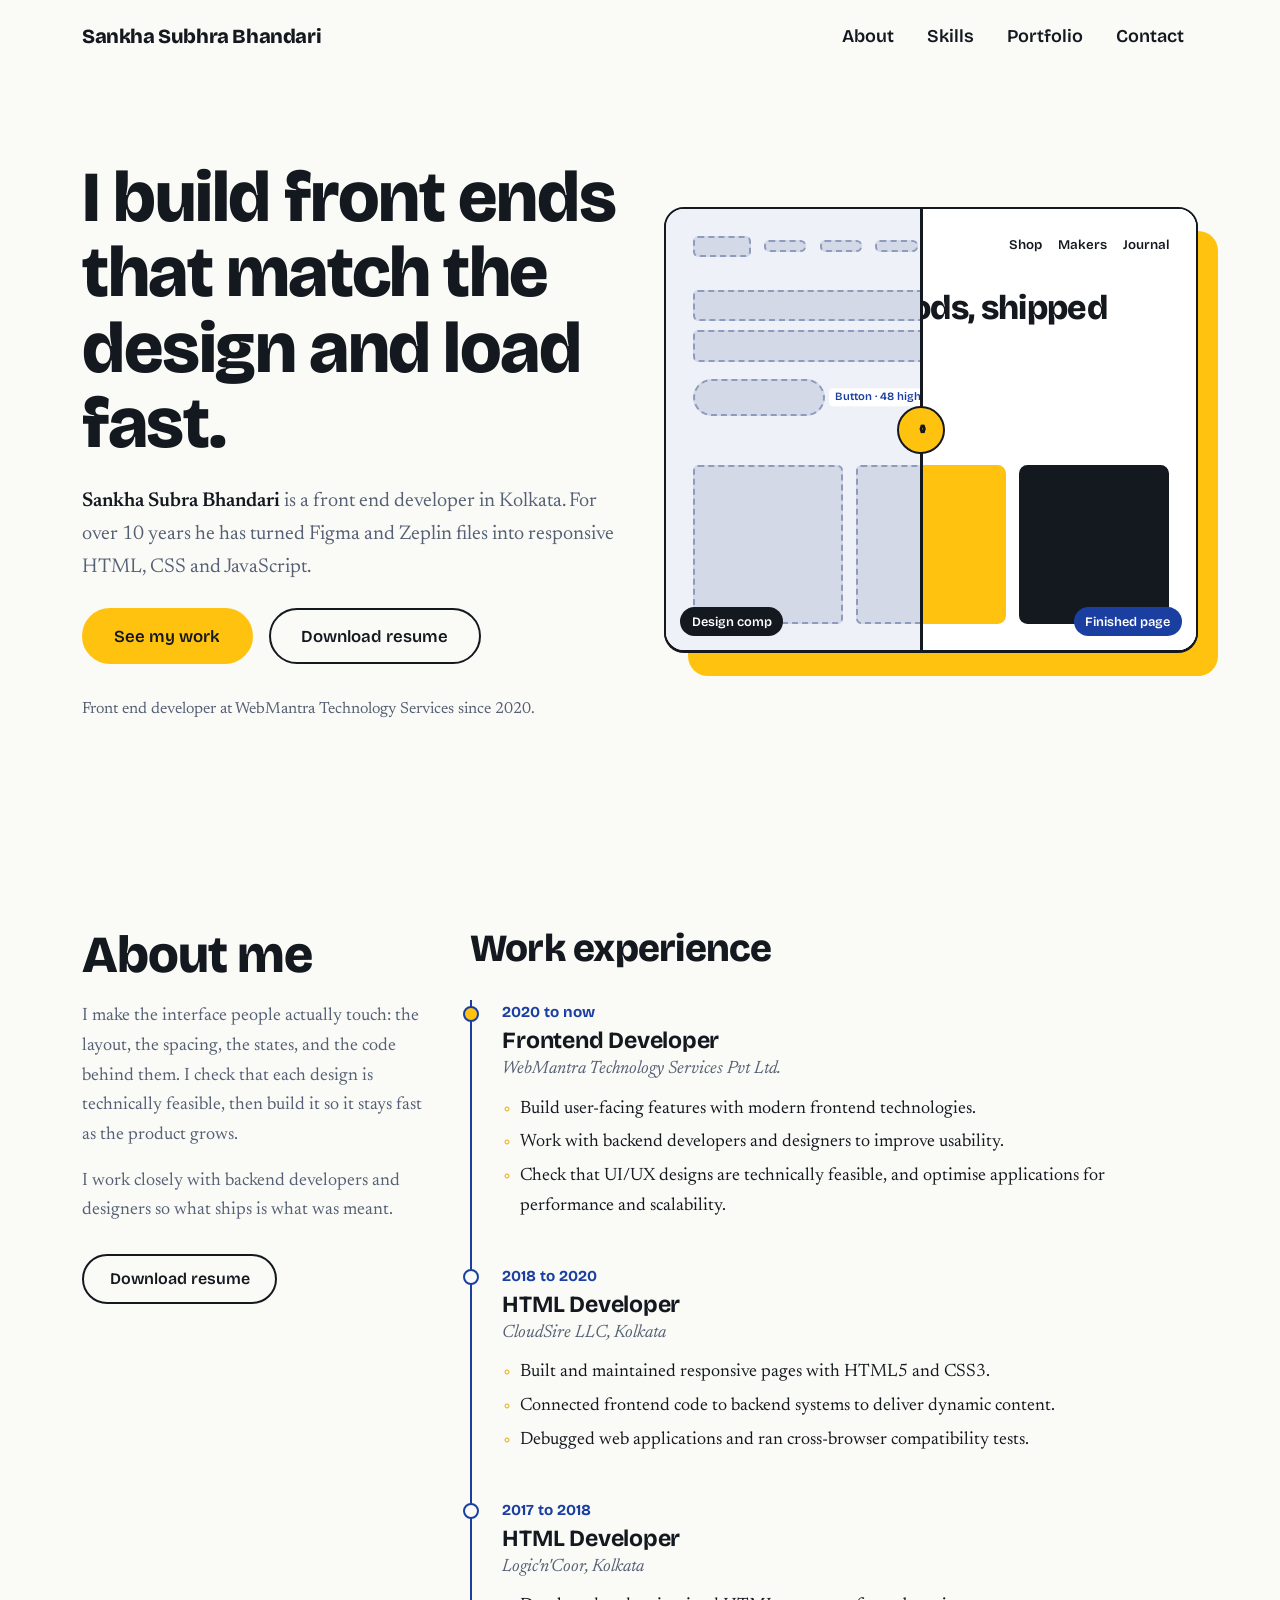
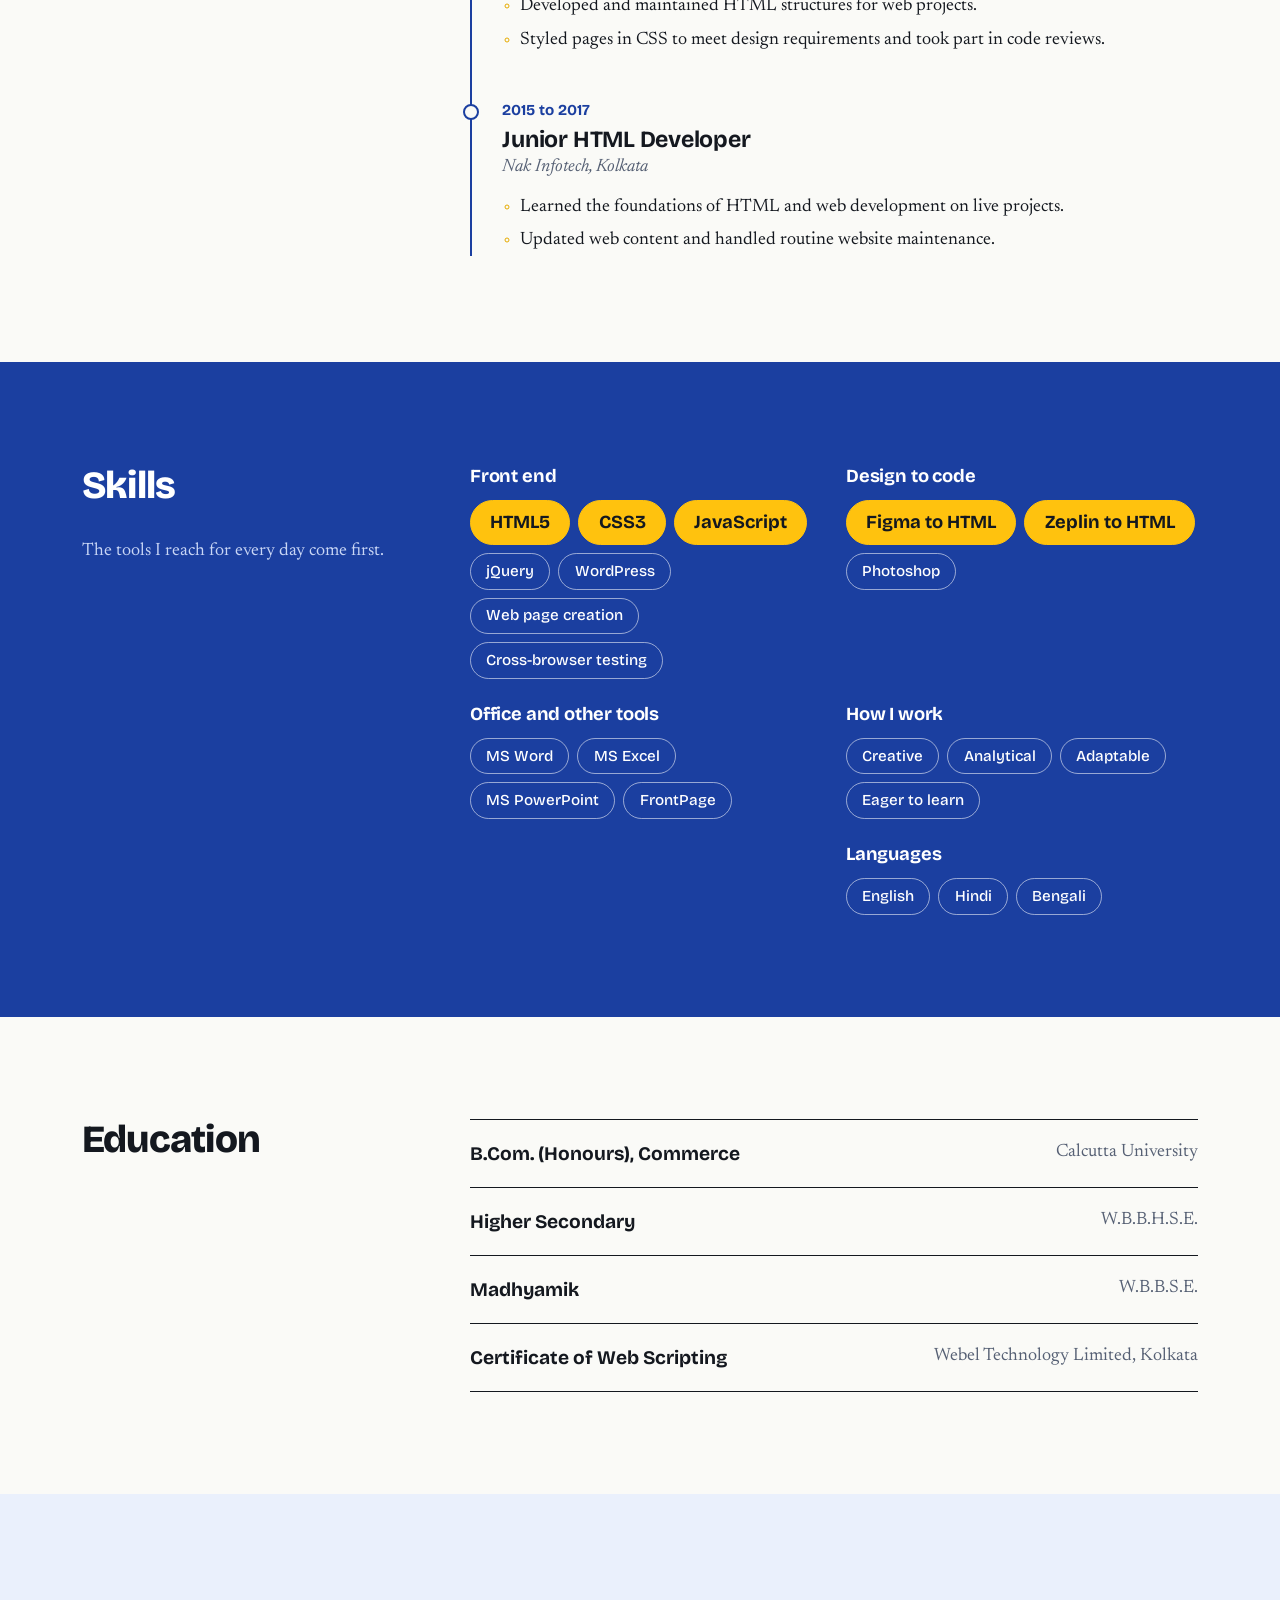
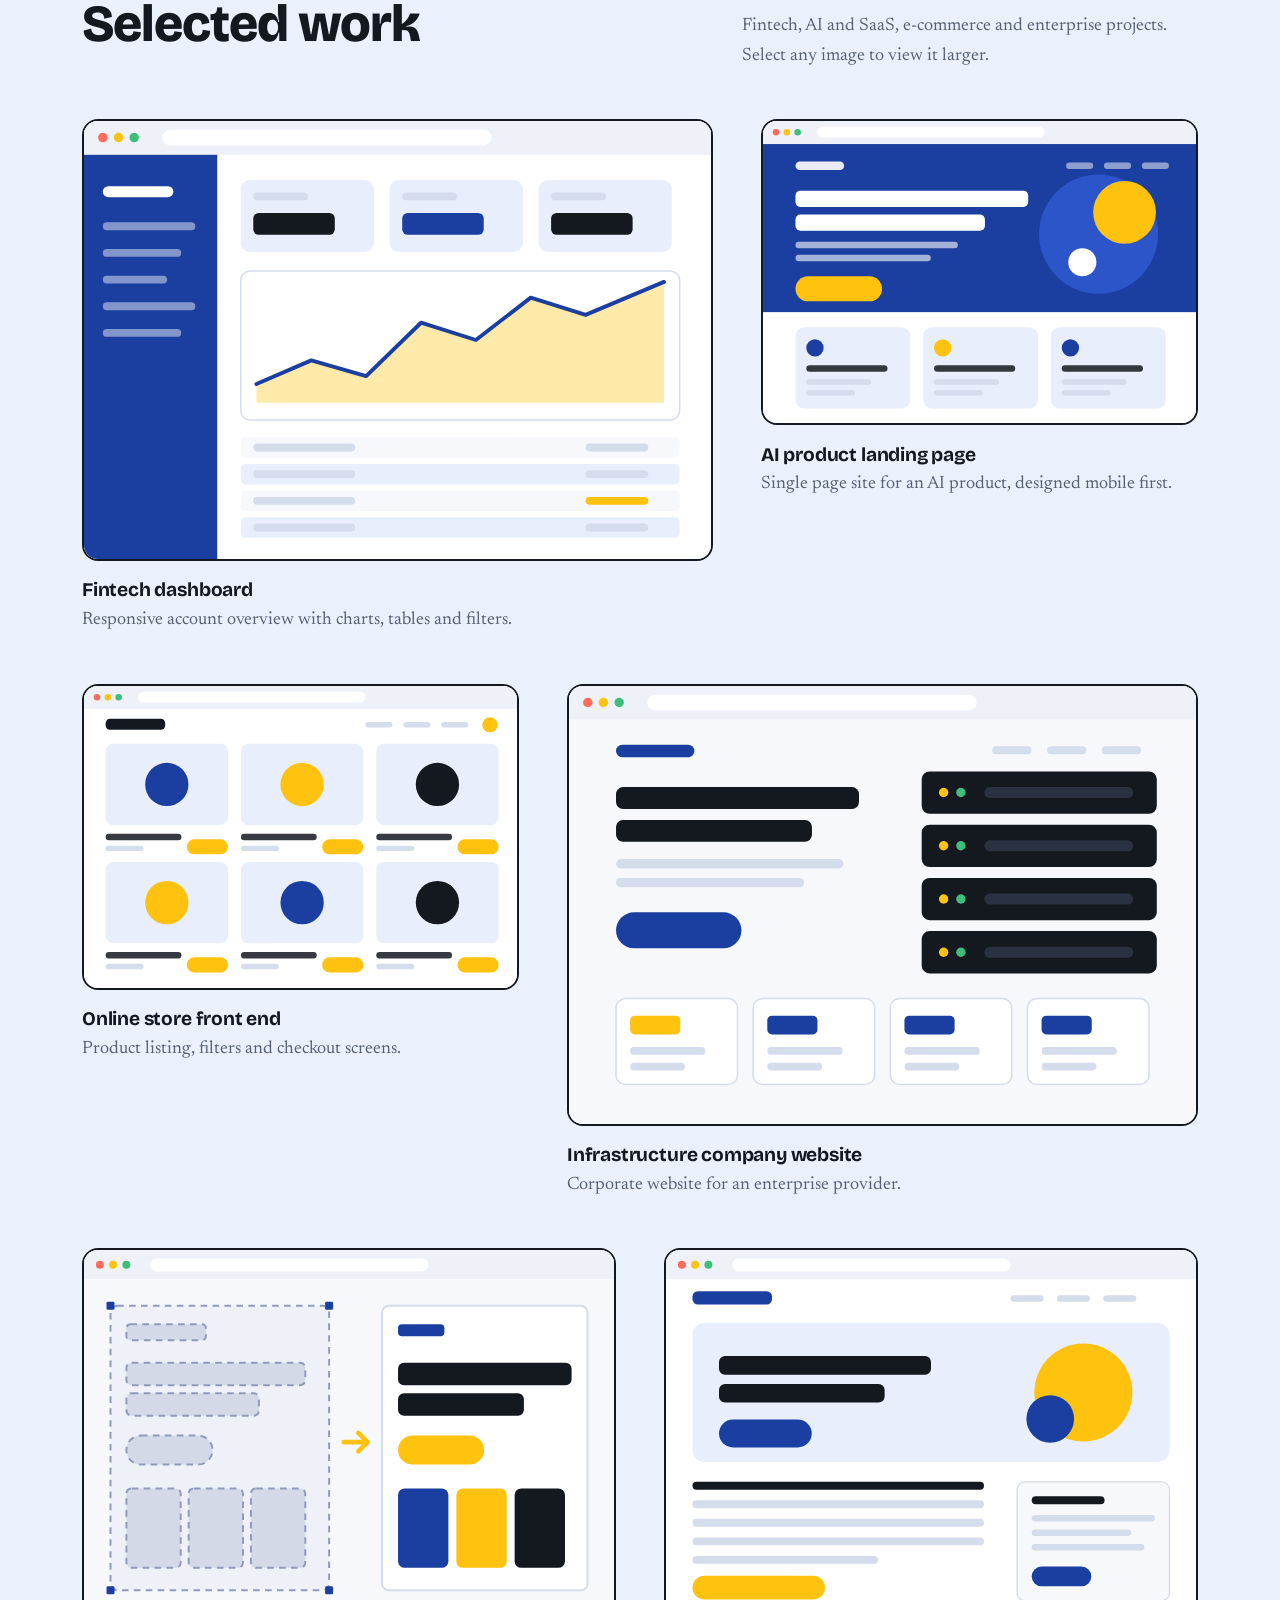
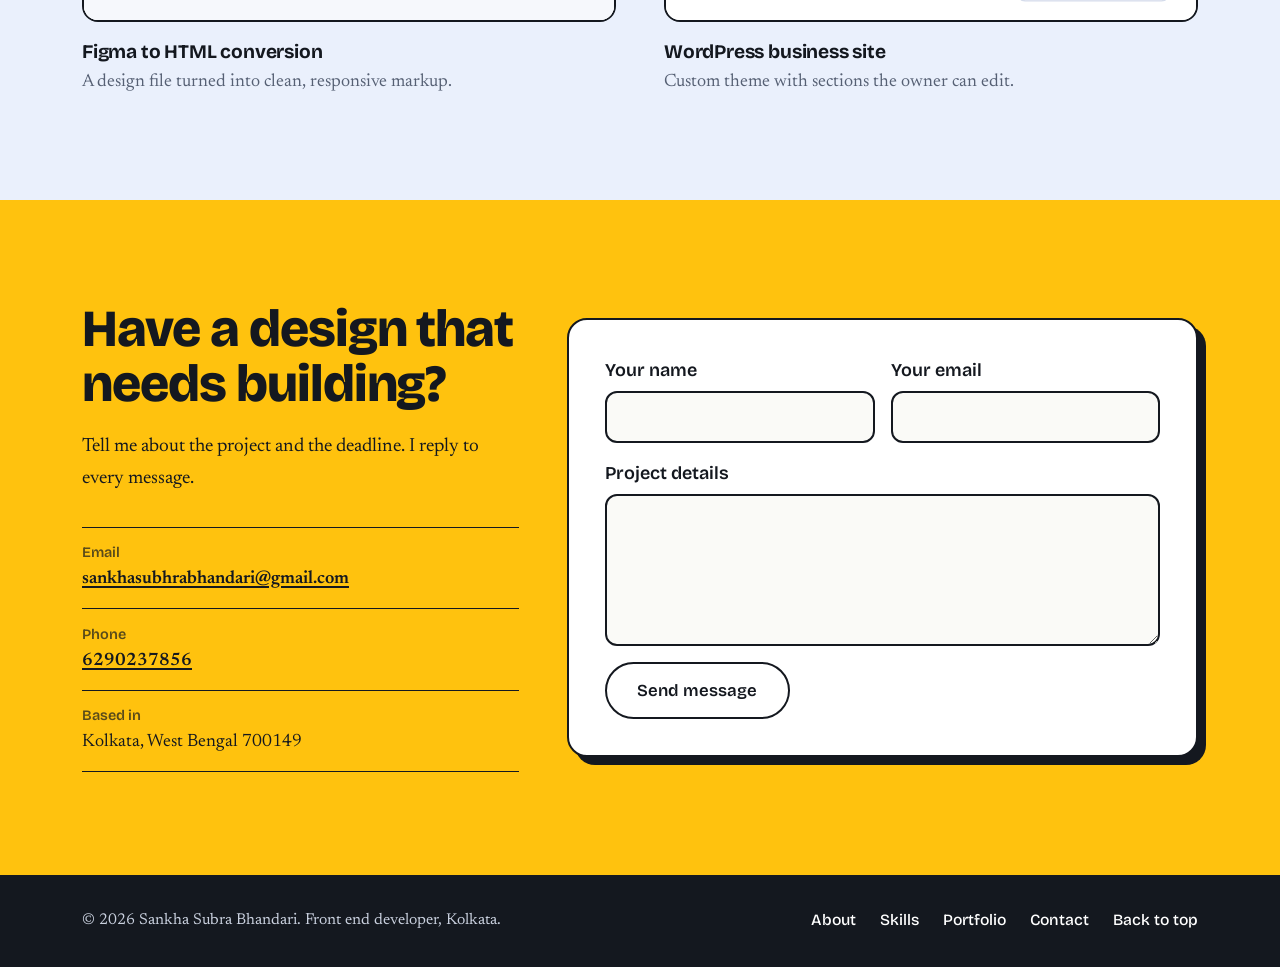
<file: index.html>
<!doctype html>
<html lang="en">
<head>
  <meta charset="utf-8">
  <meta name="viewport" content="width=device-width, initial-scale=1">
  <title>Sankha Subhra Bhandari | Front End Developer in Kolkata</title>
  <meta name="description" content="Portfolio of Sankha Subra Bhandari, a front end developer in Kolkata who turns Figma and Zeplin designs into fast, responsive websites.">

  <link rel="preconnect" href="https://fonts.googleapis.com">
  <link rel="preconnect" href="https://fonts.gstatic.com" crossorigin>
  <link href="https://fonts.googleapis.com/css2?family=Bricolage+Grotesque:opsz,wght@12..96,400..800&family=Newsreader:ital,opsz,wght@0,6..72,400..600;1,6..72,400&display=swap" rel="stylesheet">
  <link href="https://cdn.jsdelivr.net/npm/bootstrap@5.3.3/dist/css/bootstrap.min.css" rel="stylesheet">
  <link href="style.css" rel="stylesheet">
</head>
<body data-bs-spy="scroll" data-bs-target="#mainNav" data-bs-root-margin="-45% 0px -50% 0px" data-bs-smooth-scroll="true" tabindex="0">

  <a class="visually-hidden-focusable skip-link" href="#about">Skip to content</a>

  <!-- Navigation -->
  <nav class="navbar navbar-expand-md fixed-top site-nav" id="siteNav">
    <div class="container">
      <a class="navbar-brand" href="#home">Sankha Subhra Bhandari</a>
      <button class="navbar-toggler" type="button" data-bs-toggle="collapse" data-bs-target="#mainNav" aria-controls="mainNav" aria-expanded="false" aria-label="Toggle navigation">
        <span class="navbar-toggler-icon"></span>
      </button>
      <div class="collapse navbar-collapse" id="mainNav">
        <ul class="navbar-nav ms-auto gap-md-1">
          <li class="nav-item"><a class="nav-link" href="#about">About</a></li>
          <li class="nav-item"><a class="nav-link" href="#skills">Skills</a></li>
          <li class="nav-item"><a class="nav-link" href="#portfolio">Portfolio</a></li>
          <li class="nav-item"><a class="nav-link" href="#contact">Contact</a></li>
        </ul>
      </div>
    </div>
  </nav>

  <main>
    <!-- Hero -->
    <section id="home" class="hero">
      <div class="container">
        <div class="row align-items-center g-4 g-lg-5">
          <div class="col-lg-6 hero-copy">
            <h1>I build front ends that match the design and load fast.</h1>
            <p class="hero-lead"><strong>Sankha Subra Bhandari</strong> is a front end developer in Kolkata. For over 10 years he has turned Figma and Zeplin files into responsive HTML, CSS and JavaScript.</p>
            <div class="d-flex flex-wrap gap-3 mt-4">
              <a href="#portfolio" class="btn btn-taxi btn-lg">See my work</a>
              <a href="Sankha_Subra_Bhandari_Resume.pdf" class="btn btn-ink btn-lg" download>Download resume</a>
            </div>
            <p class="hero-now">Front end developer at WebMantra Technology Services since 2020.</p>
          </div>

          <div class="col-lg-6">
            <div class="stage-wrap">
              <div class="stage" id="stage" role="group" aria-label="Design comp compared with the finished page">

                <!-- Bottom layer: the design comp -->
                <div class="layer layer-comp" aria-hidden="true">
                  <div class="w-bar"><span class="w-box w-logo"></span><span class="w-box w-link"></span><span class="w-box w-link"></span><span class="w-box w-link"></span></div>
                  <div class="w-title"><span class="w-box w-h1"></span><span class="w-box w-h1 short"></span><i>H1 · 40/44</i></div>
                  <span class="w-box w-btn"><i>Button · 48 high</i></span>
                  <div class="w-grid"><span class="w-box"></span><span class="w-box"></span><span class="w-box"></span></div>
                  <i class="w-note">Grid · 3 columns · 24 gap</i>
                </div>

                <!-- Top layer: the finished page -->
                <div class="layer layer-live" aria-hidden="true">
                  <div class="l-bar"><span class="l-logo">Haat</span><span>Shop</span><span>Makers</span><span>Journal</span></div>
                  <div class="l-title">Handmade goods, shipped in two days.</div>
                  <span class="l-btn">Browse the shop</span>
                  <div class="l-grid"><span class="t1"></span><span class="t2"></span><span class="t3"></span></div>
                </div>

                <input type="range" min="0" max="100" value="100" class="stage-range" id="stageRange" aria-label="Drag to compare the design comp with the finished page">
                <div class="handle" aria-hidden="true"><span class="knob">&#8249;&#8250;</span></div>
                <span class="stage-tag tag-live">Finished page</span>
                <span class="stage-tag tag-comp">Design comp</span>
              </div>
            </div>
          </div>
        </div>
      </div>
    </section>

    <!-- About -->
    <section id="about" class="about">
      <div class="about-block block-paper section">
        <div class="container">
          <div class="row g-4 g-lg-5">
            <div class="col-lg-4">
              <div class="sticky-lg-top about-intro">
                <h2>About me</h2>
                <p>I make the interface people actually touch: the layout, the spacing, the states, and the code behind them. I check that each design is technically feasible, then build it so it stays fast as the product grows.</p>
                <p>I work closely with backend developers and designers so what ships is what was meant.</p>
                <a href="Sankha_Subra_Bhandari_Resume.pdf" class="btn btn-ink" download>Download resume</a>
              </div>
            </div>

            <div class="col-lg-8">
              <h3 class="block-title">Work experience</h3>
              <ol class="timeline">
                <li class="current">
                  <p class="year">2020 to now</p>
                  <h4>Frontend Developer</h4>
                  <p class="org">WebMantra Technology Services Pvt Ltd.</p>
                  <ul>
                    <li>Build user-facing features with modern frontend technologies.</li>
                    <li>Work with backend developers and designers to improve usability.</li>
                    <li>Check that UI/UX designs are technically feasible, and optimise applications for performance and scalability.</li>
                  </ul>
                </li>
                <li>
                  <p class="year">2018 to 2020</p>
                  <h4>HTML Developer</h4>
                  <p class="org">CloudSire LLC, Kolkata</p>
                  <ul>
                    <li>Built and maintained responsive pages with HTML5 and CSS3.</li>
                    <li>Connected frontend code to backend systems to deliver dynamic content.</li>
                    <li>Debugged web applications and ran cross-browser compatibility tests.</li>
                  </ul>
                </li>
                <li>
                  <p class="year">2017 to 2018</p>
                  <h4>HTML Developer</h4>
                  <p class="org">Logic'n'Coor, Kolkata</p>
                  <ul>
                    <li>Developed and maintained HTML structures for web projects.</li>
                    <li>Styled pages in CSS to meet design requirements and took part in code reviews.</li>
                  </ul>
                </li>
                <li>
                  <p class="year">2015 to 2017</p>
                  <h4>Junior HTML Developer</h4>
                  <p class="org">Nak Infotech, Kolkata</p>
                  <ul>
                    <li>Learned the foundations of HTML and web development on live projects.</li>
                    <li>Updated web content and handled routine website maintenance.</li>
                  </ul>
                </li>
              </ol>
            </div>
          </div>
        </div>
      </div>

      <!-- Skills -->
      <div class="about-block block-blue section" id="skills">
        <div class="container">
          <div class="row g-4 g-lg-5">
            <div class="col-lg-4">
              <h3 class="block-title">Skills</h3>
              <p class="skills-note">The tools I reach for every day come first.</p>
            </div>
            <div class="col-lg-8">
              <div class="row g-4">
                <div class="col-md-6">
                  <h4>Front end</h4>
                  <ul class="chips">
                    <li class="chip chip-main">HTML5</li>
                    <li class="chip chip-main">CSS3</li>
                    <li class="chip chip-main">JavaScript</li>
                    <li class="chip">jQuery</li>
                    <li class="chip">WordPress</li>
                    <li class="chip">Web page creation</li>
                    <li class="chip">Cross-browser testing</li>
                  </ul>
                </div>
                <div class="col-md-6">
                  <h4>Design to code</h4>
                  <ul class="chips">
                    <li class="chip chip-main">Figma to HTML</li>
                    <li class="chip chip-main">Zeplin to HTML</li>
                    <li class="chip">Photoshop</li>
                  </ul>
                </div>
                <div class="col-md-6">
                  <h4>Office and other tools</h4>
                  <ul class="chips">
                    <li class="chip">MS Word</li>
                    <li class="chip">MS Excel</li>
                    <li class="chip">MS PowerPoint</li>
                    <li class="chip">FrontPage</li>
                  </ul>
                </div>
                <div class="col-md-6">
                  <h4>How I work</h4>
                  <ul class="chips">
                    <li class="chip">Creative</li>
                    <li class="chip">Analytical</li>
                    <li class="chip">Adaptable</li>
                    <li class="chip">Eager to learn</li>
                  </ul>
                  <h4 class="mt-4">Languages</h4>
                  <ul class="chips">
                    <li class="chip">English</li>
                    <li class="chip">Hindi</li>
                    <li class="chip">Bengali</li>
                  </ul>
                </div>
              </div>
            </div>
          </div>
        </div>
      </div>

      <!-- Education -->
      <div class="about-block block-paper section">
        <div class="container">
          <div class="row g-4 g-lg-5">
            <div class="col-lg-4">
              <h3 class="block-title">Education</h3>
            </div>
            <div class="col-lg-8">
              <dl class="edu">
                <div><dt>B.Com. (Honours), Commerce</dt><dd>Calcutta University</dd></div>
                <div><dt>Higher Secondary</dt><dd>W.B.B.H.S.E.</dd></div>
                <div><dt>Madhyamik</dt><dd>W.B.B.S.E.</dd></div>
                <div><dt>Certificate of Web Scripting</dt><dd>Webel Technology Limited, Kolkata</dd></div>
              </dl>
            </div>
          </div>
        </div>
      </div>
    </section>

    <!-- Portfolio -->
    <section id="portfolio" class="portfolio section">
      <div class="container">
        <div class="row align-items-end g-3 mb-5">
          <div class="col-lg-7">
            <h2>Selected work</h2>
          </div>
          <div class="col-lg-5">
            <p class="mb-0 portfolio-intro">Fintech, AI and SaaS, e-commerce and enterprise projects. Select any image to view it larger.</p>
          </div>
        </div>

        <!-- Replace each data-mock image with a real screenshot: set src="images/your-file.jpg" on the img. -->
        <div class="row g-4 g-xl-5">
          <div class="col-md-12 col-lg-7">
            <figure class="work-fig">
              <button class="work" type="button" data-title="Fintech dashboard" data-desc="Responsive account overview with charts, tables and filters.">
                <span class="work-media"><img data-mock="dashboard" alt="Fintech dashboard with a sidebar, three summary tiles, a line chart and a table"></span>
              </button>
              <figcaption><strong>Fintech dashboard</strong> Responsive account overview with charts, tables and filters.</figcaption>
            </figure>
          </div>
          <div class="col-md-6 col-lg-5">
            <figure class="work-fig">
              <button class="work" type="button" data-title="AI product landing page" data-desc="Single page site for an AI product, designed mobile first.">
                <span class="work-media"><img data-mock="landing" alt="Landing page with a blue hero, a yellow button and three feature cards"></span>
              </button>
              <figcaption><strong>AI product landing page</strong> Single page site for an AI product, designed mobile first.</figcaption>
            </figure>
          </div>
          <div class="col-md-6 col-lg-5">
            <figure class="work-fig">
              <button class="work" type="button" data-title="Online store front end" data-desc="Product listing, filters and checkout screens for an e-commerce site.">
                <span class="work-media"><img data-mock="store" alt="Online store with a grid of six products"></span>
              </button>
              <figcaption><strong>Online store front end</strong> Product listing, filters and checkout screens.</figcaption>
            </figure>
          </div>
          <div class="col-md-12 col-lg-7">
            <figure class="work-fig">
              <button class="work" type="button" data-title="Infrastructure company website" data-desc="Corporate website for an enterprise infrastructure provider.">
                <span class="work-media"><img data-mock="enterprise" alt="Corporate website with a server rack illustration and a row of statistics"></span>
              </button>
              <figcaption><strong>Infrastructure company website</strong> Corporate website for an enterprise provider.</figcaption>
            </figure>
          </div>
          <div class="col-md-6">
            <figure class="work-fig">
              <button class="work" type="button" data-title="Figma to HTML conversion" data-desc="A design file translated into clean, responsive markup.">
                <span class="work-media"><img data-mock="figma" alt="A dashed design frame on the left and the finished page on the right"></span>
              </button>
              <figcaption><strong>Figma to HTML conversion</strong> A design file turned into clean, responsive markup.</figcaption>
            </figure>
          </div>
          <div class="col-md-6">
            <figure class="work-fig">
              <button class="work" type="button" data-title="WordPress business site" data-desc="Custom-themed WordPress site with sections the owner can edit.">
                <span class="work-media"><img data-mock="wp" alt="Business website with a hero banner, article columns and a sidebar"></span>
              </button>
              <figcaption><strong>WordPress business site</strong> Custom theme with sections the owner can edit.</figcaption>
            </figure>
          </div>
        </div>
      </div>
    </section>

    <!-- Contact -->
    <section id="contact" class="contact section">
      <div class="container">
        <div class="row g-4 g-lg-5 align-items-center">
          <div class="col-lg-5">
            <h2>Have a design that needs building?</h2>
            <p class="contact-lead">Tell me about the project and the deadline. I reply to every message.</p>
            <ul class="contact-list">
              <li><span>Email</span><a href="mailto:sankhasubhrabhandari@gmail.com">sankhasubhrabhandari@gmail.com</a></li>
              <li><span>Phone</span><a href="tel:+916290237856">6290237856</a></li>
              <li><span>Based in</span>Kolkata, West Bengal 700149</li>
            </ul>
          </div>
          <div class="col-lg-7">
            <form class="contact-form needs-validation" id="contactForm" novalidate>
              <div class="row g-3">
                <div class="col-md-6">
                  <label for="cName" class="form-label">Your name</label>
                  <input type="text" class="form-control" id="cName" name="name" autocomplete="name" required>
                  <div class="invalid-feedback">Enter your name.</div>
                </div>
                <div class="col-md-6">
                  <label for="cEmail" class="form-label">Your email</label>
                  <input type="email" class="form-control" id="cEmail" name="email" autocomplete="email" required>
                  <div class="invalid-feedback">Enter a valid email address.</div>
                </div>
                <div class="col-12">
                  <label for="cMessage" class="form-label">Project details</label>
                  <textarea class="form-control" id="cMessage" name="message" rows="5" required></textarea>
                  <div class="invalid-feedback">Write a few lines about your project.</div>
                </div>
                <div class="col-12 d-flex flex-wrap align-items-center gap-3">
                  <button type="submit" class="btn btn-ink btn-lg">Send message</button>
                  <p class="form-status mb-0" id="formStatus" role="status" aria-live="polite"></p>
                </div>
              </div>
            </form>
          </div>
        </div>
      </div>
    </section>
  </main>

  <!-- Footer -->
  <footer class="site-footer">
    <div class="container d-flex flex-wrap justify-content-between align-items-center gap-3">
      <p class="mb-0">&copy; <span id="year">2026</span> Sankha Subra Bhandari. Front end developer, Kolkata.</p>
      <ul class="footer-links">
        <li><a href="#about">About</a></li>
        <li><a href="#skills">Skills</a></li>
        <li><a href="#portfolio">Portfolio</a></li>
        <li><a href="#contact">Contact</a></li>
        <li><a href="#home">Back to top</a></li>
      </ul>
    </div>
  </footer>

  <!-- Lightbox -->
  <div class="modal fade" id="lightbox" tabindex="-1" aria-labelledby="lbTitle" aria-hidden="true">
    <div class="modal-dialog modal-xl modal-dialog-centered">
      <div class="modal-content lb-content">
        <button type="button" class="lb-btn lb-close" data-bs-dismiss="modal" aria-label="Close">&times;</button>
        <button type="button" class="lb-btn lb-prev" id="lbPrev" aria-label="Previous project">&#8249;</button>
        <button type="button" class="lb-btn lb-next" id="lbNext" aria-label="Next project">&#8250;</button>
        <img id="lbImg" class="lb-img" alt="">
        <div class="lb-caption">
          <div>
            <h3 id="lbTitle">Project</h3>
            <p id="lbDesc" class="mb-0"></p>
          </div>
          <p id="lbCount" class="lb-count mb-0"></p>
        </div>
      </div>
    </div>
  </div>

  <script src="https://cdn.jsdelivr.net/npm/bootstrap@5.3.3/dist/js/bootstrap.bundle.min.js"></script>
  <script src="script.js"></script>
</body>
</html>
</file>
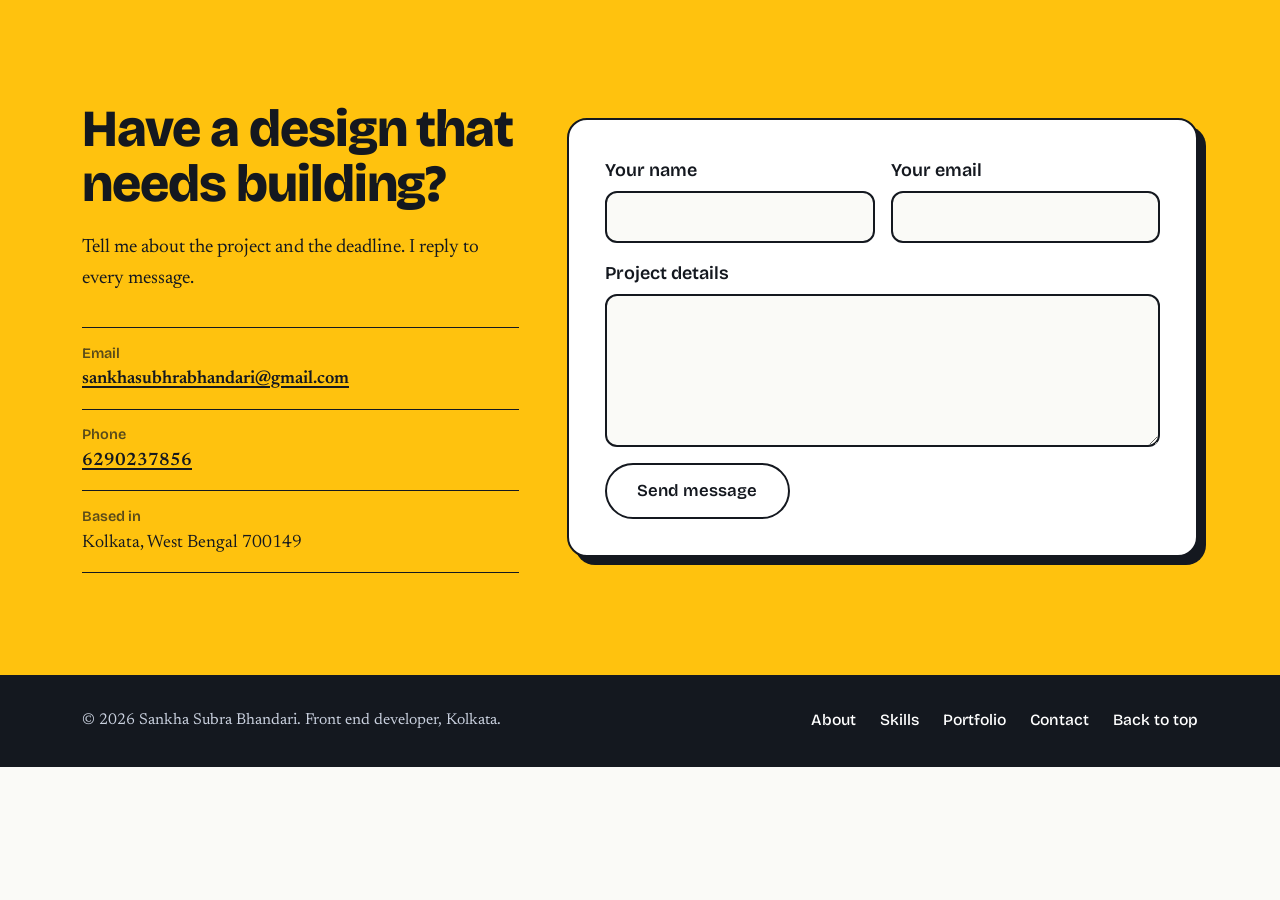
<file: contact.html>
<!doctype html>
<html lang="en">
<head>
  <meta charset="utf-8">
  <meta name="viewport" content="width=device-width, initial-scale=1">
  <title>Sankha Subhra Bhandari | Front End Developer in Kolkata | Contact</title>
  <meta name="description" content="Portfolio of Sankha Subra Bhandari, a front end developer in Kolkata who turns Figma and Zeplin designs into fast, responsive websites.">

  <link rel="preconnect" href="https://fonts.googleapis.com">
  <link rel="preconnect" href="https://fonts.gstatic.com" crossorigin>
  <link href="https://fonts.googleapis.com/css2?family=Bricolage+Grotesque:opsz,wght@12..96,400..800&family=Newsreader:ital,opsz,wght@0,6..72,400..600;1,6..72,400&display=swap" rel="stylesheet">
  <link href="https://cdn.jsdelivr.net/npm/bootstrap@5.3.3/dist/css/bootstrap.min.css" rel="stylesheet">
  <link href="style.css" rel="stylesheet">
</head>
<body data-bs-spy="scroll" data-bs-target="#mainNav" data-bs-root-margin="-45% 0px -50% 0px" data-bs-smooth-scroll="true" tabindex="0">

  <a class="visually-hidden-focusable skip-link" href="#about">Skip to content</a>

  

    <!-- Contact -->
    <section id="contact" class="contact section">
      <div class="container">
        <div class="row g-4 g-lg-5 align-items-center">
          <div class="col-lg-5">
            <h2>Have a design that needs building?</h2>
            <p class="contact-lead">Tell me about the project and the deadline. I reply to every message.</p>
            <ul class="contact-list">
              <li><span>Email</span><a href="mailto:sankhasubhrabhandari@gmail.com">sankhasubhrabhandari@gmail.com</a></li>
              <li><span>Phone</span><a href="tel:+916290237856">6290237856</a></li>
              <li><span>Based in</span>Kolkata, West Bengal 700149</li>
            </ul>
          </div>
          <div class="col-lg-7">
            <form class="contact-form needs-validation" id="contactForm" novalidate>
              <div class="row g-3">
                <div class="col-md-6">
                  <label for="cName" class="form-label">Your name</label>
                  <input type="text" class="form-control" id="cName" name="name" autocomplete="name" required>
                  <div class="invalid-feedback">Enter your name.</div>
                </div>
                <div class="col-md-6">
                  <label for="cEmail" class="form-label">Your email</label>
                  <input type="email" class="form-control" id="cEmail" name="email" autocomplete="email" required>
                  <div class="invalid-feedback">Enter a valid email address.</div>
                </div>
                <div class="col-12">
                  <label for="cMessage" class="form-label">Project details</label>
                  <textarea class="form-control" id="cMessage" name="message" rows="5" required></textarea>
                  <div class="invalid-feedback">Write a few lines about your project.</div>
                </div>
                <div class="col-12 d-flex flex-wrap align-items-center gap-3">
                  <button type="submit" class="btn btn-ink btn-lg">Send message</button>
                  <p class="form-status mb-0" id="formStatus" role="status" aria-live="polite"></p>
                </div>
              </div>
            </form>
          </div>
        </div>
      </div>
    </section>
  </main>

  <!-- Footer -->
  <footer class="site-footer">
    <div class="container d-flex flex-wrap justify-content-between align-items-center gap-3">
      <p class="mb-0">&copy; <span id="year">2026</span> Sankha Subra Bhandari. Front end developer, Kolkata.</p>
      <ul class="footer-links">
        <li><a href="#about">About</a></li>
        <li><a href="#skills">Skills</a></li>
        <li><a href="#portfolio">Portfolio</a></li>
        <li><a href="#contact">Contact</a></li>
        <li><a href="#home">Back to top</a></li>
      </ul>
    </div>
  </footer>

  <!-- Lightbox -->
  <div class="modal fade" id="lightbox" tabindex="-1" aria-labelledby="lbTitle" aria-hidden="true">
    <div class="modal-dialog modal-xl modal-dialog-centered">
      <div class="modal-content lb-content">
        <button type="button" class="lb-btn lb-close" data-bs-dismiss="modal" aria-label="Close">&times;</button>
        <button type="button" class="lb-btn lb-prev" id="lbPrev" aria-label="Previous project">&#8249;</button>
        <button type="button" class="lb-btn lb-next" id="lbNext" aria-label="Next project">&#8250;</button>
        <img id="lbImg" class="lb-img" alt="">
        <div class="lb-caption">
          <div>
            <h3 id="lbTitle">Project</h3>
            <p id="lbDesc" class="mb-0"></p>
          </div>
          <p id="lbCount" class="lb-count mb-0"></p>
        </div>
      </div>
    </div>
  </div>

  <script src="https://cdn.jsdelivr.net/npm/bootstrap@5.3.3/dist/js/bootstrap.bundle.min.js"></script>
  <script src="script.js"></script>
</body>
</html>
</file>
<file: style.css>
/* ==========================================================
   Sankha Subra Bhandari: portfolio
   Palette comes from Kolkata: taxi yellow, Howrah Bridge blue,
   white-washed railings and ink.
   ========================================================== */

:root {
  --paper: #fafaf7;
  --tint: #eaf0fc;
  --line: #d5dceb;
  --blue: #1b3fa0;
  --blue-deep: #142e78;
  --yellow: #ffc20e;
  --yellow-deep: #e6ab00;
  --ink: #14181f;
  --muted: #566074;

  --font-display: "Bricolage Grotesque", system-ui, sans-serif;
  --font-body: "Newsreader", Georgia, serif;

  --bs-body-font-family: var(--font-body);
  --bs-body-bg: var(--paper);
  --bs-body-color: var(--ink);
  --bs-link-color: var(--blue);
  --bs-link-hover-color: var(--blue-deep);
  --bs-border-radius: 0.5rem;
}

html { scroll-behavior: smooth; }

body {
  font-size: 1.125rem;
  line-height: 1.65;
  -webkit-font-smoothing: antialiased;
}

h1, h2, h3, h4,
.navbar, .btn, .form-label, .chip, .year, .contact-list span, .stage-tag {
  font-family: var(--font-display);
}

h1, h2, h3 { letter-spacing: -0.02em; line-height: 1.05; font-weight: 800; }
h2 { font-size: clamp(2rem, 4.2vw, 3.25rem); margin-bottom: 1.25rem; }
h3 { font-size: 1.5rem; }
h4 { font-size: 1.15rem; font-weight: 700; letter-spacing: -0.01em; }

p { max-width: 62ch; }

section[id], div[id] { scroll-margin-top: 64px; }

.section { padding: clamp(4rem, 8vw, 7rem) 0; }

:focus-visible { outline: 3px solid var(--blue); outline-offset: 3px; }

.skip-link { position: fixed; top: .5rem; left: .5rem; z-index: 2000; background: var(--yellow); color: var(--ink); padding: .5rem 1rem; border-radius: .5rem; }

/* ---------- Buttons ---------- */
.btn { font-weight: 600; border-radius: 999px; padding: .7rem 1.6rem; border-width: 2px; transition: background-color .2s, color .2s, transform .2s; }
.btn-lg { padding: .85rem 1.9rem; font-size: 1.05rem; }
.btn-taxi { background: var(--yellow); border-color: var(--yellow); color: var(--ink); }
.btn-taxi:hover { background: var(--yellow-deep); border-color: var(--yellow-deep); color: var(--ink); }
.btn-ink { background: transparent; border-color: var(--ink); color: var(--ink); }
.btn-ink:hover { background: var(--ink); border-color: var(--ink); color: #fff; }
.btn:active { transform: translateY(1px); }

/* ---------- Navigation ---------- */
.site-nav { padding: .85rem 0; transition: background-color .25s, box-shadow .25s; }
.site-nav.scrolled { background: rgba(250, 250, 247, .94); backdrop-filter: blur(8px); box-shadow: 0 1px 0 var(--line); }
.navbar-brand { font-weight: 800; letter-spacing: -0.02em; color: var(--ink); }
.navbar-brand:hover { color: var(--blue); }
.nav-link { font-weight: 600; color: var(--ink); padding-inline: .9rem !important; border-radius: 999px; }
.nav-link:hover { color: var(--blue); }
.nav-link.active { background: var(--yellow); color: var(--ink) !important; }
.navbar-toggler { border-color: var(--ink); }
@media (max-width: 767.98px) {
  .site-nav { background: var(--paper); box-shadow: 0 1px 0 var(--line); }
  .navbar-collapse { padding-top: .75rem; }
}

/* ---------- Hero ---------- */
.hero { padding: clamp(7.5rem, 14vw, 10rem) 0 clamp(4rem, 8vw, 6.5rem); overflow: hidden; }
.hero h1 { font-size: clamp(2.6rem, 5.6vw, 4.6rem); font-weight: 800; margin-bottom: 1.5rem; max-width: 14ch; }
.hero-lead { font-size: 1.25rem; color: var(--muted); }
.hero-lead strong { color: var(--ink); font-weight: 600; }
.hero-now { margin: 2rem 0 0; font-size: 1rem; color: var(--muted); }

/* Hero load: one sequence, copy first, then the stage sweeps open */
@media (prefers-reduced-motion: no-preference) {
  .hero-copy > * { opacity: 0; transform: translateY(14px); animation: rise .7s cubic-bezier(.2,.7,.2,1) forwards; }
  .hero-copy > :nth-child(2) { animation-delay: .12s; }
  .hero-copy > :nth-child(3) { animation-delay: .22s; }
  .hero-copy > :nth-child(4) { animation-delay: .32s; }
  .stage-wrap { opacity: 0; animation: rise .8s .25s cubic-bezier(.2,.7,.2,1) forwards; }
}
@keyframes rise { to { opacity: 1; transform: none; } }

/* Design comp vs finished page */
.stage-wrap { position: relative; padding: 0 0 1.5rem 0; }
.stage-wrap::before {
  content: ""; position: absolute; inset: 1.5rem -1.25rem 0 1.5rem;
  background: var(--yellow); border-radius: 1.25rem; z-index: 0;
}
.stage {
  --cut: 50%;
  position: relative; z-index: 1;
  container-type: inline-size;
  aspect-ratio: 6 / 5;
  border-radius: 1.25rem; overflow: hidden;
  background: #fff; border: 2px solid var(--ink);
  box-shadow: 0 1px 0 var(--ink);
  user-select: none;
}
.layer { position: absolute; inset: 0; padding: 5cqw; display: flex; flex-direction: column; gap: 3.2cqw; }

/* Comp layer */
.layer-comp { background: #eef1f7; }
.w-box { display: block; background: #d3d9e6; border: .4cqw dashed #8e9bbd; border-radius: 1cqw; }
.layer-comp i { font-style: normal; font-family: var(--font-display); font-size: 2.1cqw; font-weight: 600; color: var(--blue); background: #fff; border-radius: .8cqw; padding: .2cqw 1cqw; line-height: 1.4; white-space: nowrap; }
.w-bar { display: flex; align-items: center; gap: 2.5cqw; height: 4cqw; }
.w-logo { width: 11cqw; height: 4cqw; }
.w-link { width: 8cqw; height: 2.2cqw; }
.w-link:first-of-type { margin-left: auto; }
.w-title { position: relative; display: flex; flex-direction: column; gap: 1.6cqw; margin-top: 3cqw; }
.w-h1 { width: 86%; height: 6cqw; }
.w-h1.short { width: 58%; }
.w-title i { position: absolute; right: 0; top: -2.4cqw; }
.w-btn { position: relative; width: 25cqw; height: 7cqw; border-radius: 3.5cqw; }
.w-btn i { position: absolute; left: 105%; top: 50%; transform: translateY(-50%); }
.w-grid { display: grid; grid-template-columns: repeat(3, 1fr); gap: 2.4cqw; margin-top: auto; }
.w-grid .w-box { aspect-ratio: 1 / 1.05; }
.w-note { position: absolute; right: 5cqw; bottom: 1.2cqw; }

/* Live layer */
.layer-live { background: #fff; clip-path: inset(0 0 0 var(--cut)); }
.l-bar { display: flex; align-items: center; gap: 3cqw; font-family: var(--font-display); font-size: 2.5cqw; font-weight: 600; height: 4cqw; color: var(--ink); }
.l-bar span:nth-child(2) { margin-left: auto; }
.l-logo { font-weight: 800; font-size: 3.6cqw; color: var(--blue); letter-spacing: -0.02em; }
.l-title { margin-top: 3cqw; font-family: var(--font-display); font-weight: 800; font-size: 6.4cqw; line-height: 1.04; letter-spacing: -0.02em; color: var(--ink); max-width: 88%; }
.l-btn { align-self: flex-start; background: var(--blue); color: #fff; font-family: var(--font-display); font-weight: 600; font-size: 2.6cqw; height: 7cqw; padding: 0 3.6cqw; border-radius: 3.5cqw; display: inline-flex; align-items: center; }
.l-grid { display: grid; grid-template-columns: repeat(3, 1fr); gap: 2.4cqw; margin-top: auto; }
.l-grid span { display: block; aspect-ratio: 1 / 1.05; border-radius: 1.6cqw; }
.l-grid .t1 { background: var(--blue); }
.l-grid .t2 { background: var(--yellow); }
.l-grid .t3 { background: var(--ink); }

/* Divider, handle, tags */
.stage-range { position: absolute; inset: 0; width: 100%; height: 100%; margin: 0; opacity: 0; cursor: ew-resize; z-index: 4; touch-action: pan-y; }
.handle { position: absolute; top: 0; bottom: 0; left: var(--cut); width: 3px; margin-left: -1.5px; background: var(--ink); z-index: 3; pointer-events: none; }
.knob { position: absolute; top: 50%; left: 50%; width: 3rem; height: 3rem; margin: -1.5rem 0 0 -1.5rem; border-radius: 50%; background: var(--yellow); border: 2px solid var(--ink); display: grid; place-items: center; font-family: var(--font-display); font-weight: 700; font-size: 1.4rem; letter-spacing: -0.15em; line-height: 1; padding-bottom: .15rem; }
.stage-range:focus-visible ~ .handle .knob { outline: 3px solid var(--blue); outline-offset: 3px; }
.stage-tag { position: absolute; bottom: .9rem; z-index: 2; font-size: .8rem; font-weight: 600; background: var(--ink); color: #fff; padding: .25rem .7rem; border-radius: 999px; pointer-events: none; }
.tag-comp { left: .9rem; }
.tag-live { right: .9rem; background: var(--blue); }

/* ---------- About ---------- */
.about-block.block-paper { background: var(--paper); }
.about-block.block-blue { background: var(--blue); color: #fff; }
.about-intro { top: 6rem; }
.about-intro p { color: var(--muted); }
.about-intro .btn { margin-top: .75rem; }
.block-title { font-size: clamp(1.75rem, 3vw, 2.4rem); margin-bottom: 2rem; }

/* Timeline (a real sequence over time) */
.timeline { list-style: none; margin: 0; padding: 0; border-left: 2px solid var(--blue); }
.timeline > li { position: relative; padding: 0 0 2.4rem 1.9rem; }
.timeline > li:last-child { padding-bottom: 0; }
.timeline > li::before { content: ""; position: absolute; left: -9px; top: .35rem; width: 16px; height: 16px; border-radius: 50%; background: var(--paper); border: 2px solid var(--blue); }
.timeline > li.current::before { background: var(--yellow); }
.timeline .year { margin: 0 0 .15rem; font-weight: 700; font-size: .95rem; color: var(--blue); }
.timeline h4 { margin: 0; font-size: 1.45rem; }
.timeline .org { margin: 0 0 .6rem; color: var(--muted); font-style: italic; }
.timeline ul { margin: 0; padding-left: 1.1rem; }
.timeline ul li { margin-bottom: .25rem; max-width: 62ch; }
.timeline ul li::marker { color: var(--yellow-deep); }

/* Skills */
.block-blue .block-title { color: #fff; }
.skills-note { color: #c9d6f5; }
.block-blue h4 { color: #fff; margin-bottom: .8rem; }
.chips { list-style: none; margin: 0; padding: 0; display: flex; flex-wrap: wrap; gap: .5rem; }
.chip { border: 1.5px solid rgba(255,255,255,.55); border-radius: 999px; padding: .3rem .95rem; font-size: .95rem; font-weight: 500; color: #fff; }
.chip-main { background: var(--yellow); border-color: var(--yellow); color: var(--ink); font-weight: 700; font-size: 1.15rem; padding: .4rem 1.2rem; }

/* Education */
.edu { margin: 0; }
.edu > div { display: flex; flex-wrap: wrap; justify-content: space-between; gap: .25rem 2rem; padding: 1.1rem 0; border-top: 1.5px solid var(--ink); }
.edu > div:last-child { border-bottom: 1.5px solid var(--ink); }
.edu dt { font-family: var(--font-display); font-weight: 700; font-size: 1.2rem; }
.edu dd { margin: 0; color: var(--muted); }

/* ---------- Portfolio ---------- */
.portfolio { background: var(--tint); }
.portfolio-intro { color: var(--muted); }
.work-fig { margin: 0; }
.work { display: block; width: 100%; padding: 0; border: 0; background: none; text-align: left; cursor: zoom-in; border-radius: 1rem; }
.work-media { position: relative; display: block; aspect-ratio: 10 / 7; overflow: hidden; border-radius: 1rem; border: 2px solid var(--ink); background: #fff; }
.work-media img { width: 100%; height: 100%; object-fit: cover; display: block; transition: transform .5s cubic-bezier(.2,.7,.2,1); }
.work-media::after { content: "View larger"; position: absolute; right: .9rem; bottom: .9rem; font-family: var(--font-display); font-weight: 600; font-size: .85rem; background: var(--yellow); color: var(--ink); padding: .3rem .8rem; border-radius: 999px; opacity: 0; transform: translateY(6px); transition: opacity .25s, transform .25s; }
.work:hover .work-media img, .work:focus-visible .work-media img { transform: scale(1.04); }
.work:hover .work-media::after, .work:focus-visible .work-media::after { opacity: 1; transform: none; }
.work-fig figcaption { margin-top: .85rem; color: var(--muted); max-width: 52ch; }
.work-fig figcaption strong { display: block; font-family: var(--font-display); font-size: 1.2rem; color: var(--ink); letter-spacing: -0.01em; }

/* Lightbox */
.lb-content { background: var(--ink); color: #fff; border: 0; border-radius: 1.25rem; padding: 1rem; position: relative; }
.lb-img { width: 100%; max-height: 68vh; object-fit: contain; border-radius: .75rem; background: #fff; display: block; }
.lb-caption { display: flex; justify-content: space-between; align-items: flex-end; gap: 1rem; padding: 1rem .5rem .25rem; }
.lb-caption h3 { font-size: 1.4rem; margin-bottom: .25rem; }
.lb-caption p { color: #c9d0de; font-size: 1rem; }
.lb-count { font-family: var(--font-display); font-weight: 600; white-space: nowrap; color: var(--yellow); }
.lb-btn { position: absolute; z-index: 5; width: 3rem; height: 3rem; border-radius: 50%; border: 2px solid var(--ink); background: var(--yellow); color: var(--ink); font-size: 1.8rem; line-height: 1; display: grid; place-items: center; padding: 0 0 .2rem; transition: background-color .2s; }
.lb-btn:hover { background: #fff; }
.lb-btn:focus-visible { outline-color: #fff; }
.lb-close { top: -1rem; right: -1rem; }
.lb-prev { left: -1rem; top: 38%; }
.lb-next { right: -1rem; top: 38%; }
@media (max-width: 575.98px) {
  .lb-close { top: .5rem; right: .5rem; }
  .lb-prev { left: .5rem; }
  .lb-next { right: .5rem; }
}
.modal-backdrop.show { opacity: .88; }

/* ---------- Contact ---------- */
.contact { background: var(--yellow); }
.contact h2 { max-width: 14ch; }
.contact-lead { font-size: 1.2rem; }
.contact-list { list-style: none; margin: 2rem 0 0; padding: 0; }
.contact-list li { padding: .85rem 0; border-top: 1.5px solid var(--ink); display: flex; flex-direction: column; }
.contact-list li:last-child { border-bottom: 1.5px solid var(--ink); }
.contact-list span { font-size: .9rem; font-weight: 600; color: rgba(20,24,31,.7); }
.contact-list a { color: var(--ink); font-weight: 600; text-decoration-thickness: 2px; text-underline-offset: 3px; word-break: break-all; }
.contact-list a:hover { color: var(--blue-deep); }

.contact-form { background: #fff; border: 2px solid var(--ink); border-radius: 1.25rem; padding: clamp(1.25rem, 3vw, 2.25rem); box-shadow: 8px 8px 0 var(--ink); }
.form-label { font-weight: 600; margin-bottom: .35rem; }
.form-control { border: 2px solid var(--ink); border-radius: .75rem; padding: .7rem .9rem; font-family: var(--font-body); font-size: 1.05rem; background: var(--paper); }
.form-control:focus { border-color: var(--blue); box-shadow: 0 0 0 .25rem rgba(27, 63, 160, .25); background: #fff; }
.form-status { font-size: .98rem; color: var(--blue-deep); font-weight: 500; }

/* ---------- Footer ---------- */
.site-footer { background: var(--ink); color: #c9d0de; padding: 2rem 0; font-size: .98rem; }
.footer-links { list-style: none; margin: 0; padding: 0; display: flex; flex-wrap: wrap; gap: .4rem 1.5rem; }
.footer-links a { color: #fff; text-decoration: none; font-family: var(--font-display); font-weight: 500; }
.footer-links a:hover { color: var(--yellow); }
.site-footer :focus-visible { outline-color: var(--yellow); }

@media (prefers-reduced-motion: reduce) {
  html { scroll-behavior: auto; }
  * { transition-duration: .01ms !important; animation-duration: .01ms !important; }
}
</file>
